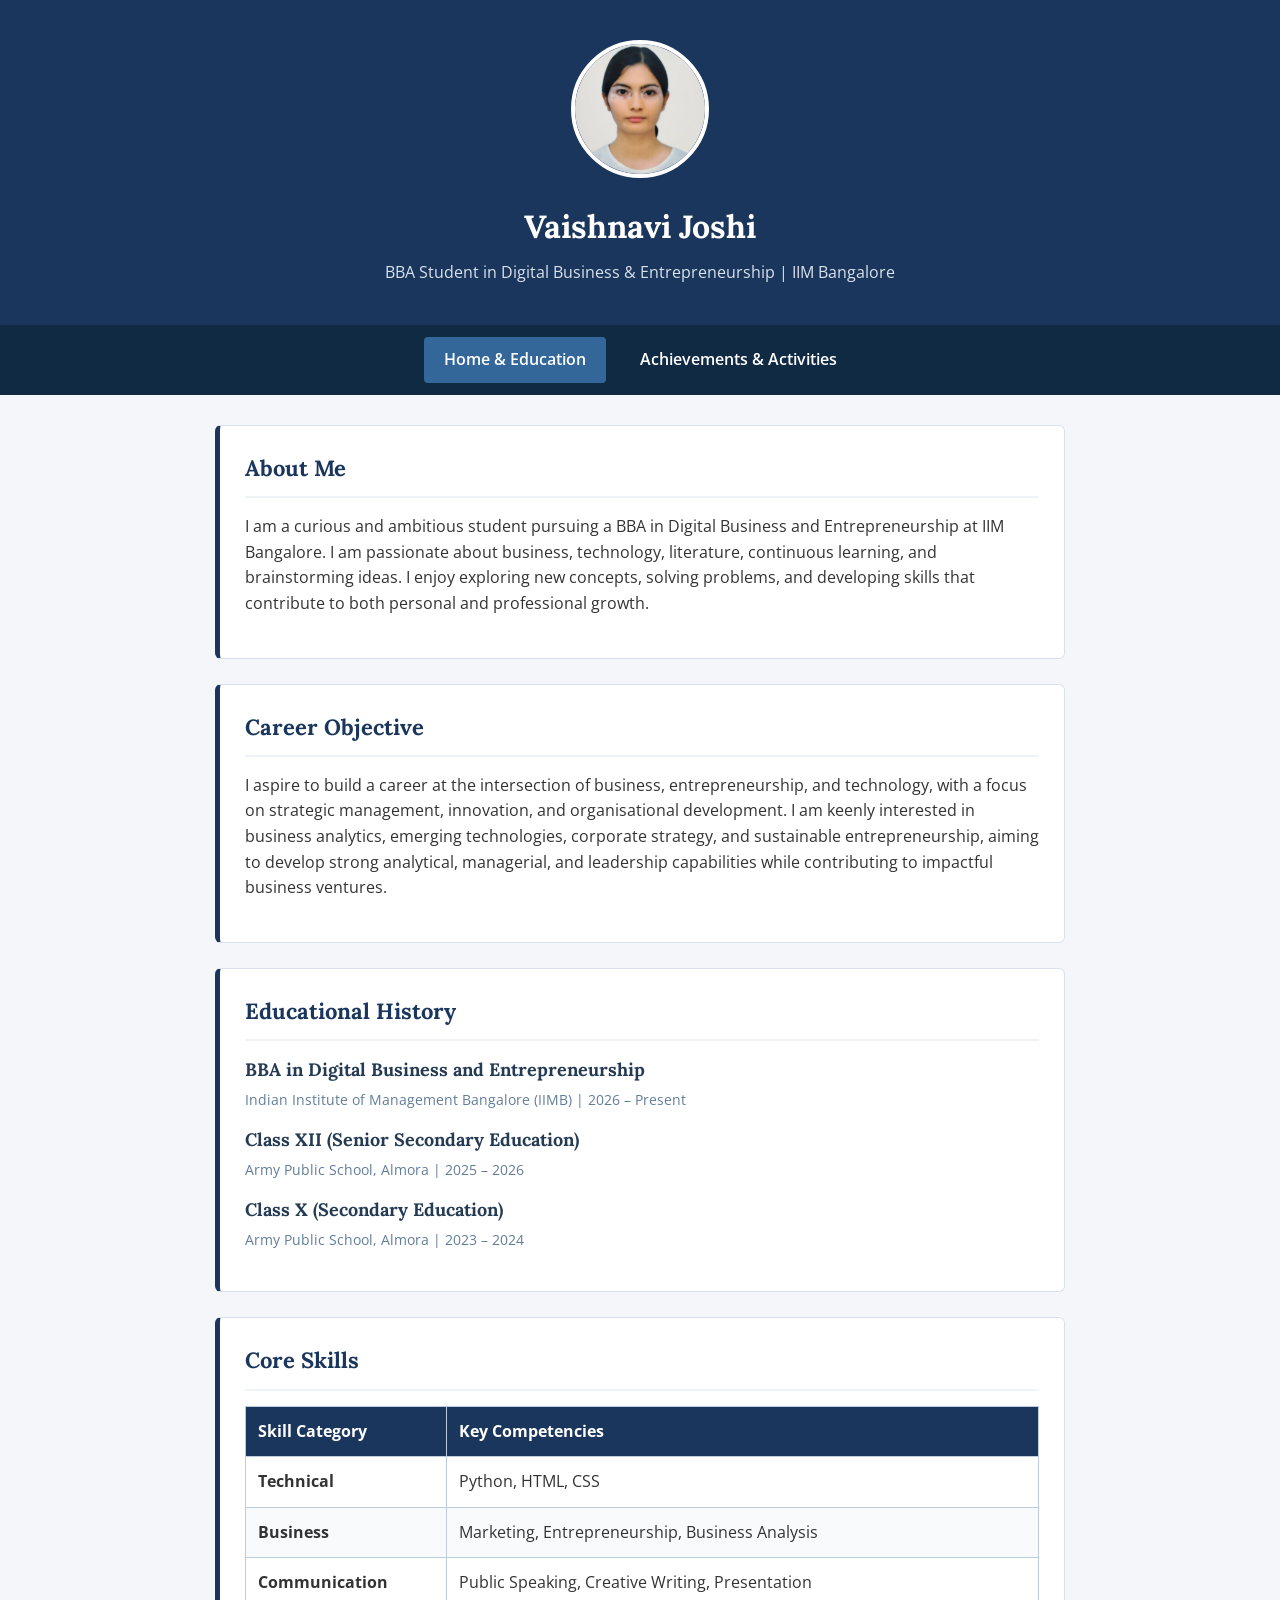
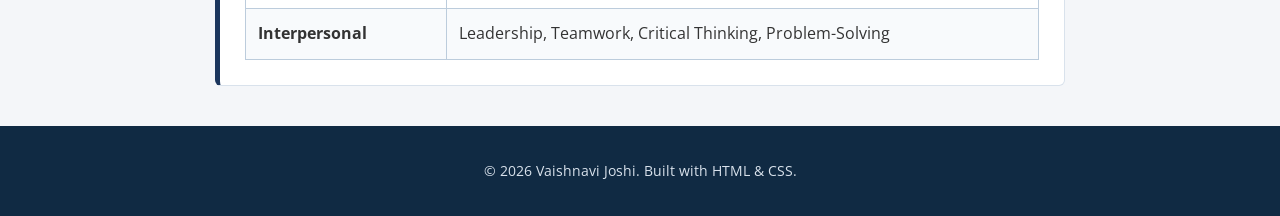
<file: index.html>
<!DOCTYPE html>
<html lang="en">
<head>
    <meta charset="UTF-8">
    <meta name="viewport" content="width=device-width, initial-scale=1.0">
    <title>Vaishnavi Joshi | Personal Resume</title>
    <link href="https://fonts.googleapis.com/css2?family=Lora:wght@600&family=Open+Sans:wght@400;600&display=swap" rel="stylesheet">
    <link rel="stylesheet" href="style.css">
</head>
<body>

    <!-- Page Header -->
    <header id="main-header">
        <img src="IIMB IMAGE.jpeg" alt="Vaishnavi Joshi Profile Photo" class="profile-pic">
        <h1>Vaishnavi Joshi</h1>
        <p class="tagline">BBA Student in Digital Business & Entrepreneurship | IIM Bangalore</p>
    </header>

    <!-- Navigation Bar -->
    <nav id="navbar">
        <a href="index.html" class="active">Home & Education</a>
        <a href="achievements.html">Achievements & Activities</a>
    </nav>

    <!-- Main Content -->
    <main class="container">

        <!-- About Me Section -->
        <section class="card" id="about">
            <h2>About Me</h2>
            <p>
                I am a curious and ambitious student pursuing a BBA in Digital Business and Entrepreneurship 
                at IIM Bangalore. I am passionate about business, technology, literature, continuous learning, 
                and brainstorming ideas. I enjoy exploring new concepts, solving problems, and developing skills 
                that contribute to both personal and professional growth.
            </p>
        </section>

        <!-- Career Objective Section -->
        <section class="card" id="objective">
            <h2>Career Objective</h2>
            <p>
                I aspire to build a career at the intersection of business, entrepreneurship, and technology, 
                with a focus on strategic management, innovation, and organisational development. I am keenly 
                interested in business analytics, emerging technologies, corporate strategy, and sustainable 
                entrepreneurship, aiming to develop strong analytical, managerial, and leadership capabilities 
                while contributing to impactful business ventures.
            </p>
        </section>

        <!-- Educational History Section -->
        <section class="card" id="education">
            <h2>Educational History</h2>
            
            <article class="edu-item">
                <h3>BBA in Digital Business and Entrepreneurship</h3>
                <p class="institution">Indian Institute of Management Bangalore (IIMB) | <time>2026 – Present</time></p>
            </article>

            <article class="edu-item">
                <h3>Class XII (Senior Secondary Education)</h3>
                <p class="institution">Army Public School, Almora | <time>2025 – 2026</time></p>
            </article>

            <article class="edu-item">
                <h3>Class X (Secondary Education)</h3>
                <p class="institution">Army Public School, Almora | <time>2023 – 2024</time></p>
            </article>
        </section>

        <!-- Skills Table Section -->
        <section class="card" id="skills">
            <h2>Core Skills</h2>
            <table>
                <thead>
                    <tr>
                        <th>Skill Category</th>
                        <th>Key Competencies</th>
                    </tr>
                </thead>
                <tbody>
                    <tr>
                        <td><strong>Technical</strong></td>
                        <td>Python, HTML, CSS</td>
                    </tr>
                    <tr>
                        <td><strong>Business</strong></td>
                        <td>Marketing, Entrepreneurship, Business Analysis</td>
                    </tr>
                    <tr>
                        <td><strong>Communication</strong></td>
                        <td>Public Speaking, Creative Writing, Presentation</td>
                    </tr>
                    <tr>
                        <td><strong>Interpersonal</strong></td>
                        <td>Leadership, Teamwork, Critical Thinking, Problem-Solving</td>
                    </tr>
                </tbody>
            </table>
        </section>

    </main>

    <!-- Closing Footer -->
    <footer id="main-footer">
        <p>© 2026 Vaishnavi Joshi. Built with HTML & CSS.</p>
    </footer>

</body>
</html>
</file>
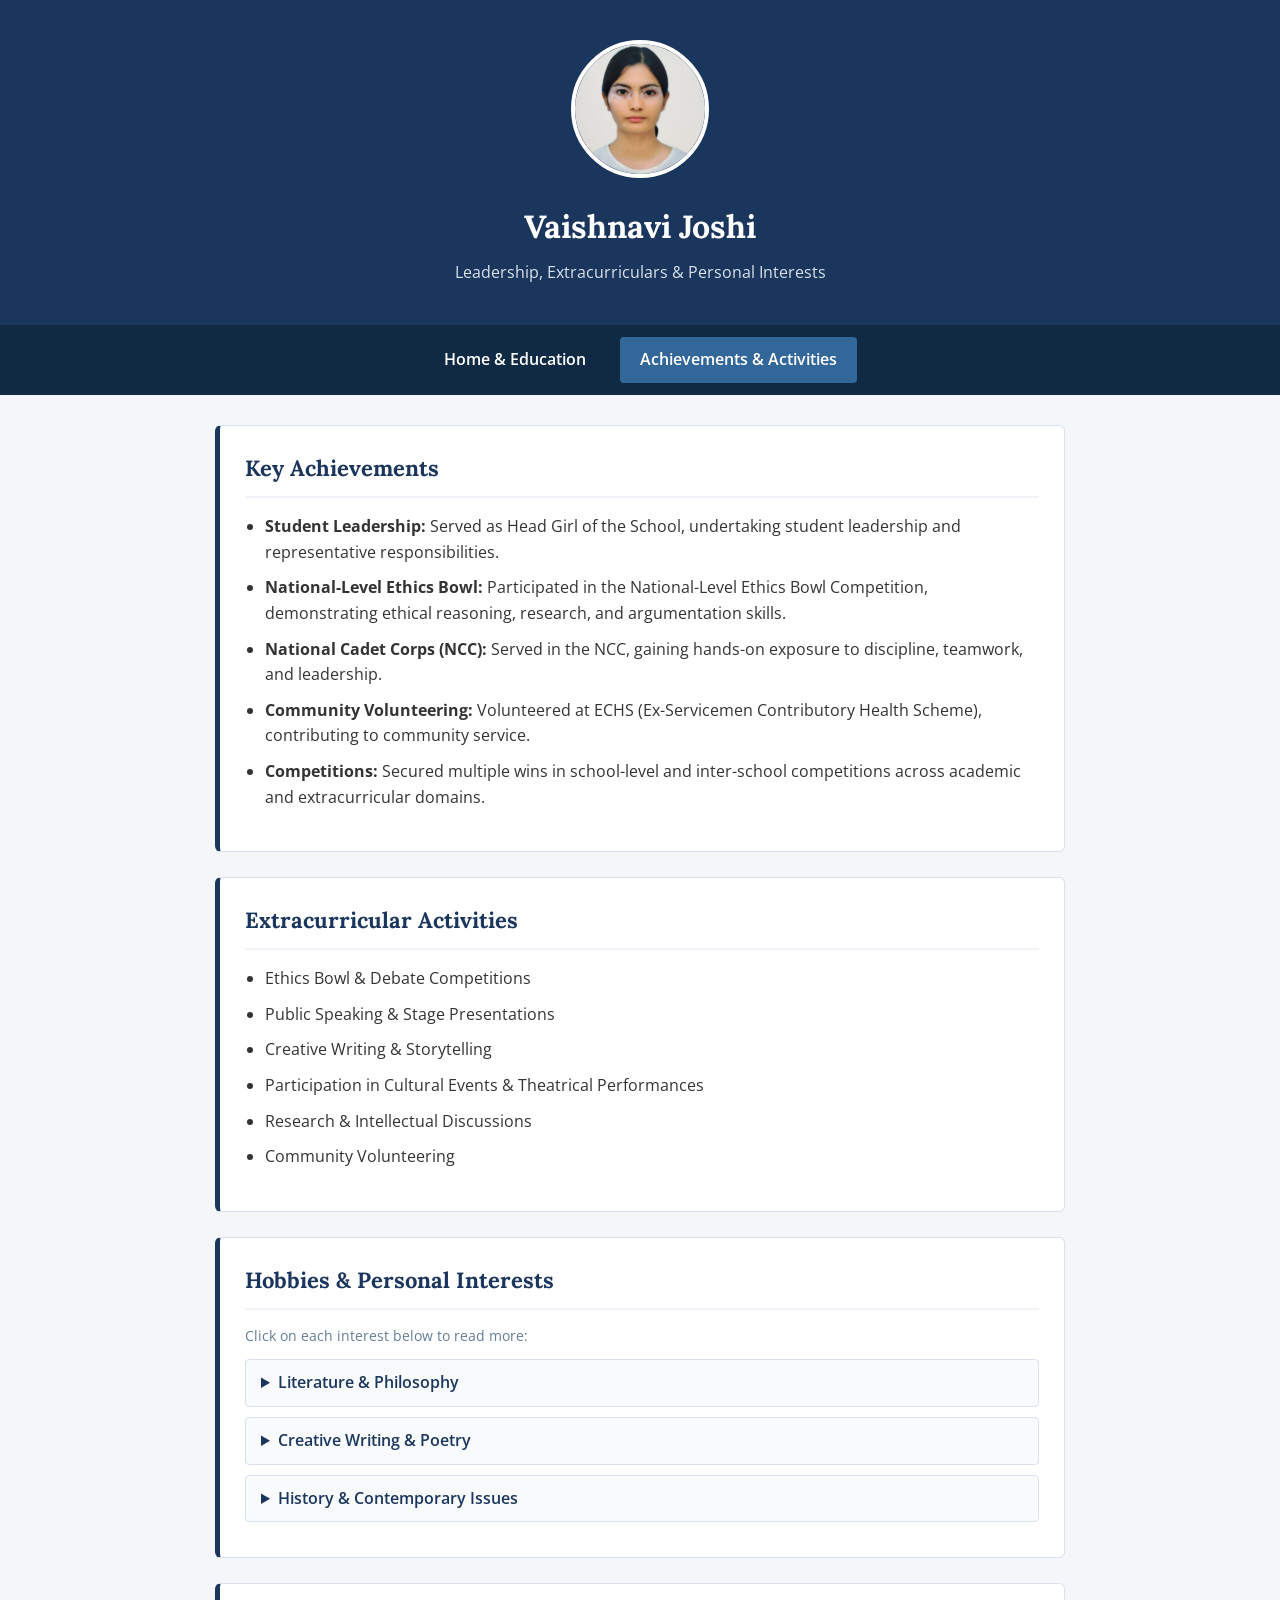
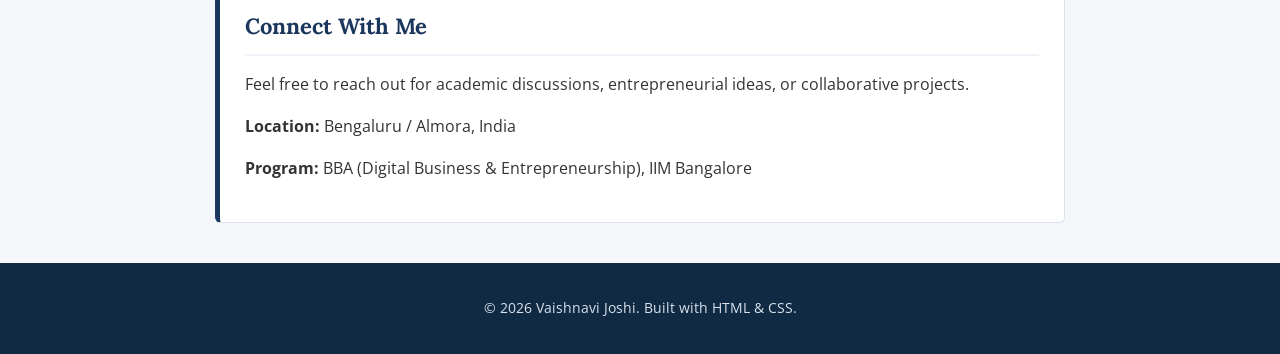
<file: achievements.html>
<!DOCTYPE html>
<html lang="en">
<head>
    <meta charset="UTF-8">
    <meta name="viewport" content="width=device-width, initial-scale=1.0">
    <title>Vaishnavi Joshi | Achievements & Activities</title>
    <link href="https://fonts.googleapis.com/css2?family=Lora:wght@600&family=Open+Sans:wght@400;600&display=swap" rel="stylesheet">
    <link rel="stylesheet" href="style.css">
</head>
<body>

    <!-- Page Header -->
    <header id="main-header">
        <img src="IIMB IMAGE.jpeg" alt="Vaishnavi Joshi Profile Photo" class="profile-pic">
        <h1>Vaishnavi Joshi</h1>
        <p class="tagline">Leadership, Extracurriculars & Personal Interests</p>
    </header>

    <!-- Navigation Bar -->
    <nav id="navbar">
        <a href="index.html">Home & Education</a>
        <a href="achievements.html" class="active">Achievements & Activities</a>
    </nav>

    <!-- Main Content -->
    <main class="container">

        <!-- Achievements Section -->
        <section class="card" id="achievements">
            <h2>Key Achievements</h2>
            <ul class="styled-list">
                <li><strong>Student Leadership:</strong> Served as Head Girl of the School, undertaking student leadership and representative responsibilities.</li>
                <li><strong>National-Level Ethics Bowl:</strong> Participated in the National-Level Ethics Bowl Competition, demonstrating ethical reasoning, research, and argumentation skills.</li>
                <li><strong>National Cadet Corps (NCC):</strong> Served in the NCC, gaining hands-on exposure to discipline, teamwork, and leadership.</li>
                <li><strong>Community Volunteering:</strong> Volunteered at ECHS (Ex-Servicemen Contributory Health Scheme), contributing to community service.</li>
                <li><strong>Competitions:</strong> Secured multiple wins in school-level and inter-school competitions across academic and extracurricular domains.</li>
            </ul>
        </section>

        <!-- Extracurricular Activities Section -->
        <section class="card" id="extracurriculars">
            <h2>Extracurricular Activities</h2>
            <ul class="styled-list">
                <li>Ethics Bowl & Debate Competitions</li>
                <li>Public Speaking & Stage Presentations</li>
                <li>Creative Writing & Storytelling</li>
                <li>Participation in Cultural Events & Theatrical Performances</li>
                <li>Research & Intellectual Discussions</li>
                <li>Community Volunteering</li>
            </ul>
        </section>

        <!-- Hobbies & Interests Section -->
        <section class="card" id="hobbies">
            <h2>Hobbies & Personal Interests</h2>
            <p class="hint-text">Click on each interest below to read more:</p>

            <details>
                <summary>Literature & Philosophy</summary>
                <p>Reading classic and modern literature while exploring philosophical ideas and human perspectives.</p>
            </details>

            <details>
                <summary>Creative Writing & Poetry</summary>
                <p>Writing original stories, reflective essays, and poetry as a creative outlet.</p>
            </details>

            <details>
                <summary>History & Contemporary Issues</summary>
                <p>Researching historical events and analyzing current global and social developments.</p>
            </details>
        </section>

        <!-- Contact Section -->
        <section class="card" id="contact">
            <h2>Connect With Me</h2>
            <p>Feel free to reach out for academic discussions, entrepreneurial ideas, or collaborative projects.</p>
            <p><strong>Location:</strong> Bengaluru / Almora, India</p>
            <p><strong>Program:</strong> BBA (Digital Business & Entrepreneurship), IIM Bangalore</p>
        </section>

    </main>

    <!-- Closing Footer -->
    <footer id="main-footer">
        <p>© 2026 Vaishnavi Joshi. Built with HTML & CSS.</p>
    </footer>

</body>
</html>
</file>
<file: style.css>
/* Basic Reset & Element Selectors */
body {
    margin: 0;
    padding: 0;
    font-family: 'Open Sans', Arial, sans-serif;
    background-color: #f4f6f9;
    color: #333333;
    line-height: 1.6;
}

h1, h2, h3 {
    font-family: 'Lora', Georgia, serif;
    color: #1b365d;
    margin-top: 0;
}

/* Header Styling (ID Selector) */
#main-header {
    background-color: #1b365d;
    color: #ffffff;
    text-align: center;
    padding: 40px 20px;
}

#main-header h1 {
    color: #ffffff;
    margin-bottom: 8px;
    font-size: 32px;
}

.tagline {
    color: #d9e2ec;
    font-size: 16px;
    margin: 0;
}

/* Profile Photo Styling (Class Selector) */
.profile-pic {
    width: 130px;
    height: 130px;
    border-radius: 50%;
    border: 4px solid #ffffff;
    object-fit: cover;
    object-position: top;
    margin-bottom: 15px;
}

/* Navigation Bar Styling */
#navbar {
    background-color: #102a43;
    text-align: center;
    padding: 12px 0;
}

#navbar a {
    color: #ffffff;
    text-decoration: none;
    padding: 10px 20px;
    margin: 0 5px;
    display: inline-block;
    font-weight: 600;
    border-radius: 4px;
}

#navbar a:hover,
#navbar a.active {
    background-color: #336699;
}

/* Main Content Container */
.container {
    max-width: 850px;
    margin: 30px auto;
    padding: 0 20px;
}

/* Section Card Design */
.card {
    background-color: #ffffff;
    border: 1px solid #d9e2ec;
    border-left: 5px solid #1b365d;
    border-radius: 6px;
    padding: 25px;
    margin-bottom: 25px;
}

.card h2 {
    border-bottom: 2px solid #f0f4f8;
    padding-bottom: 10px;
    margin-bottom: 15px;
    font-size: 22px;
}

/* Education Items */
.edu-item {
    margin-bottom: 15px;
}

.edu-item h3 {
    font-size: 18px;
    margin-bottom: 4px;
    color: #243b53;
}

.institution {
    margin: 0;
    color: #627d98;
    font-size: 14px;
}

/* Skills Table Styling */
table {
    width: 100%;
    border-collapse: collapse;
    margin-top: 10px;
}

th, td {
    border: 1px solid #bcccdc;
    padding: 12px;
    text-align: left;
}

th {
    background-color: #1b365d;
    color: #ffffff;
}

tr:nth-child(even) {
    background-color: #f8fafc;
}

/* Lists Styling */
.styled-list {
    padding-left: 20px;
}

.styled-list li {
    margin-bottom: 10px;
}

/* Interactive Details Tag Styling (From MDN) */
.hint-text {
    font-size: 14px;
    color: #627d98;
    margin-bottom: 12px;
}

details {
    background-color: #f8fafc;
    border: 1px solid #d9e2ec;
    border-radius: 4px;
    padding: 10px 15px;
    margin-bottom: 10px;
}

summary {
    font-weight: 600;
    color: #1b365d;
    cursor: pointer;
}

details p {
    margin-top: 8px;
    margin-bottom: 0;
}

/* Footer Styling */
#main-footer {
    background-color: #102a43;
    color: #d9e2ec;
    text-align: center;
    padding: 20px;
    margin-top: 40px;
    font-size: 14px;
}
</file>
